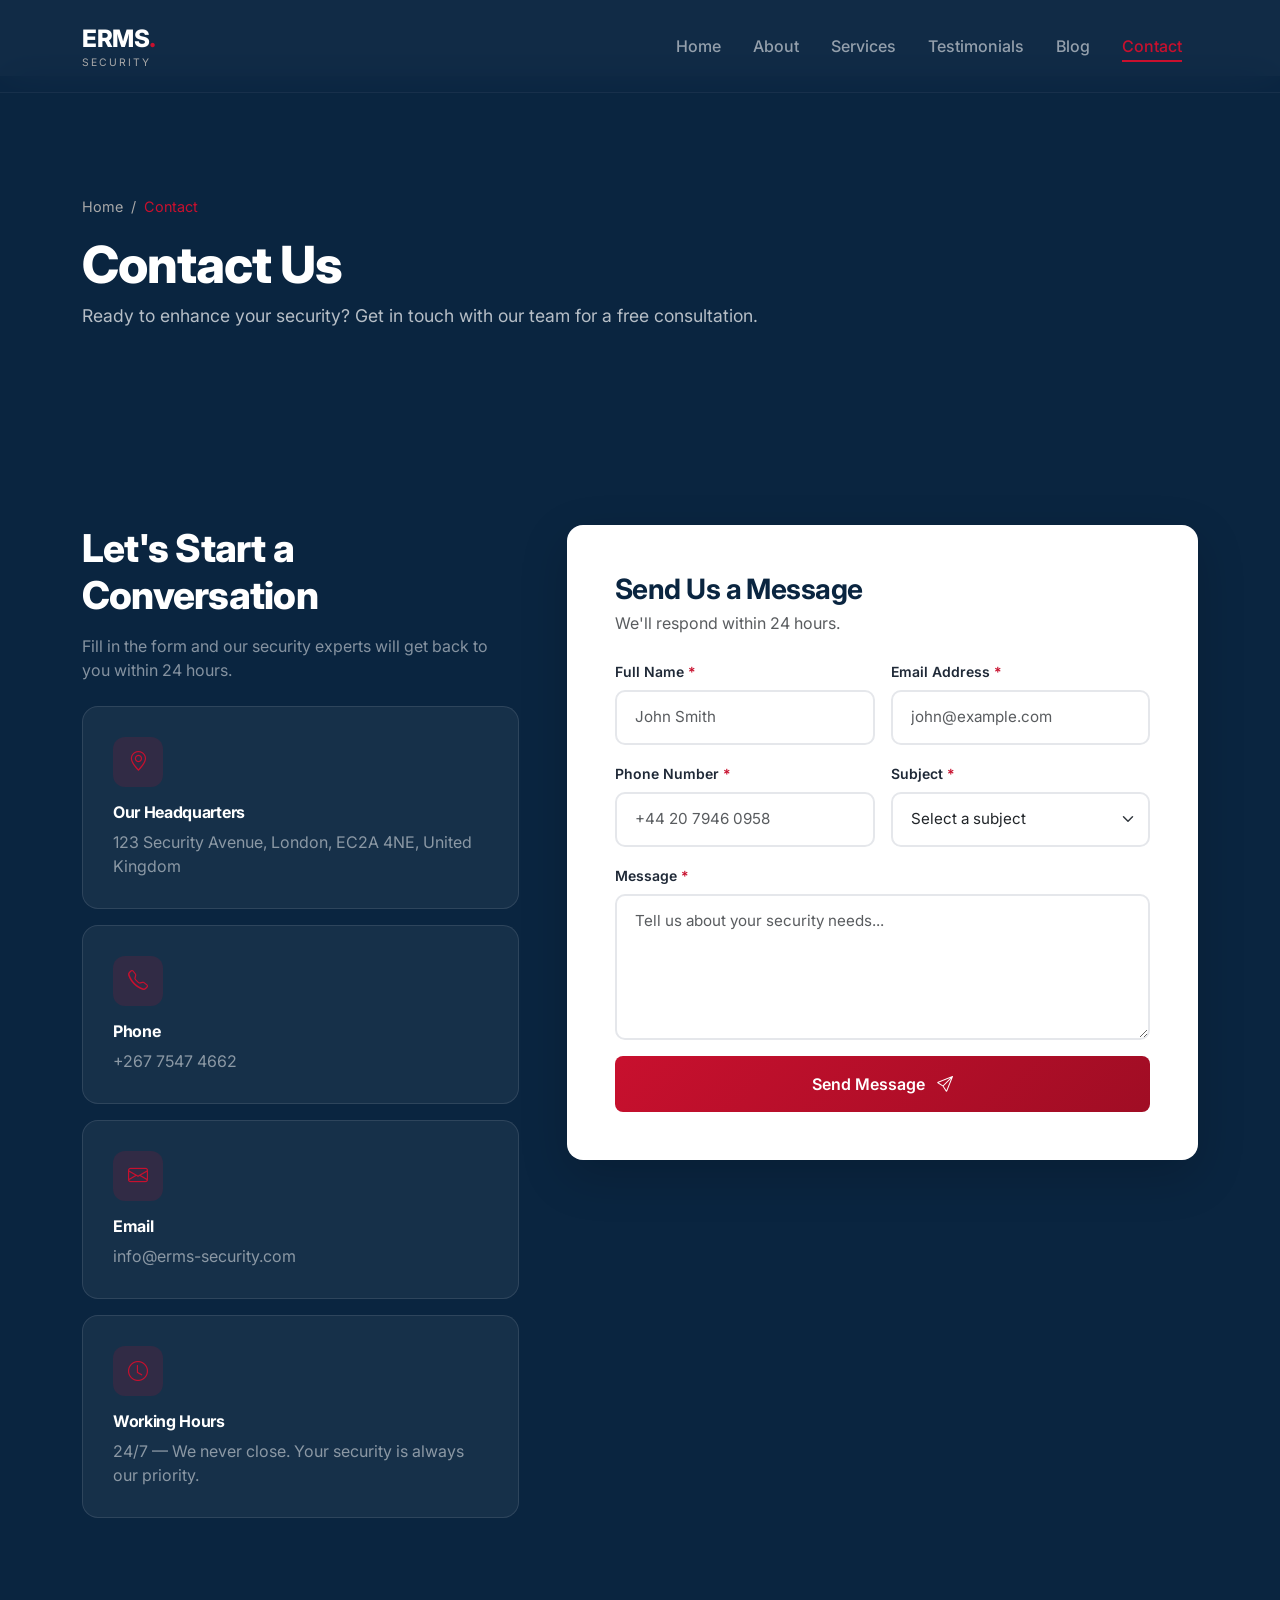
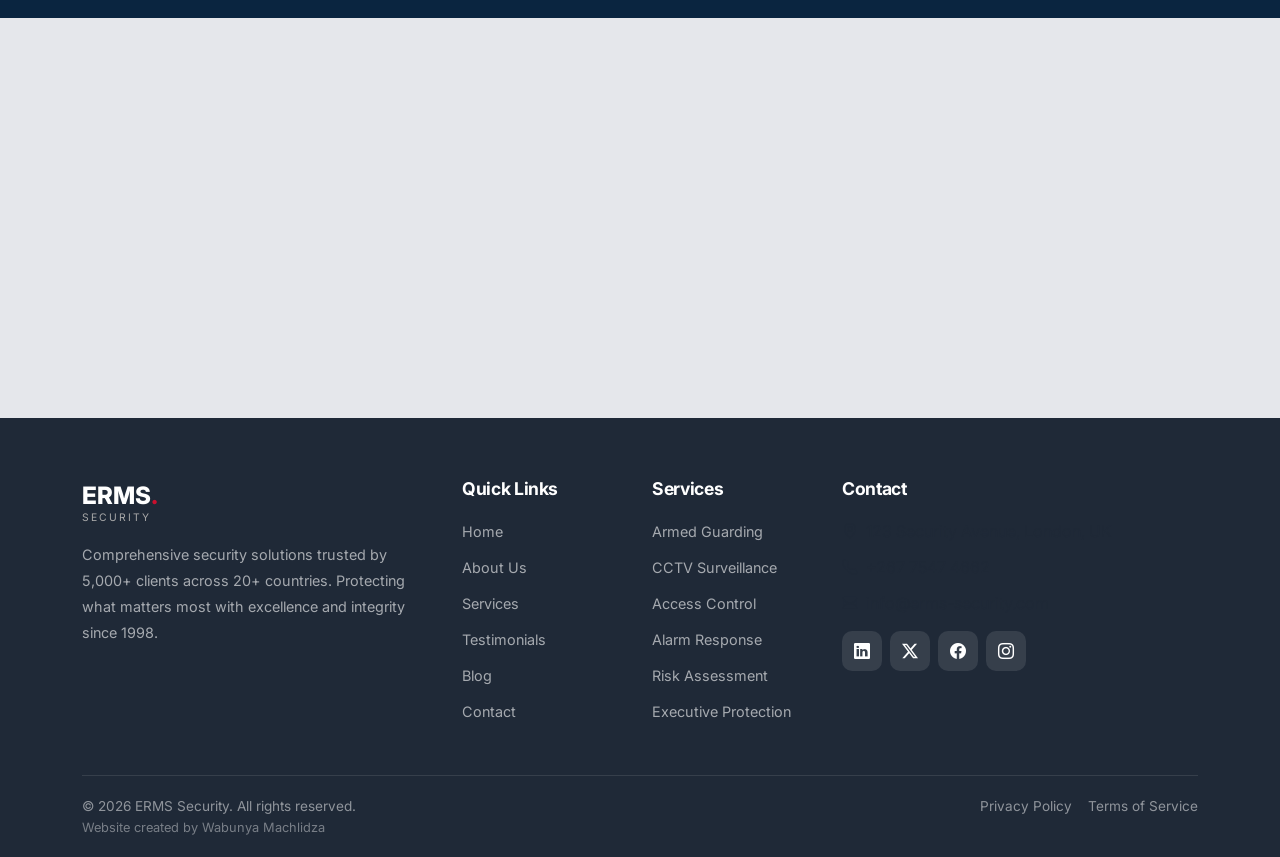
<file: contact.html>
<!DOCTYPE html>
<html lang="en">
<head>
    <meta charset="UTF-8">
    <meta name="viewport" content="width=device-width, initial-scale=1.0">
    <title>Contact Us — ERMS Security</title>
    <meta name="description" content="Get in touch with ERMS Security for a free consultation. Contact our team for security solutions tailored to your needs.">
    <link href="https://cdn.jsdelivr.net/npm/bootstrap@5.3.2/dist/css/bootstrap.min.css" rel="stylesheet">
    <link href="https://cdn.jsdelivr.net/npm/bootstrap-icons@1.11.3/font/bootstrap-icons.css" rel="stylesheet">
    <link href="https://fonts.googleapis.com/css2?family=Inter:wght@400;500;600;700;800;900&display=swap" rel="stylesheet">
    <link href="css/style.css" rel="stylesheet">
</head>
<body>

<div id="preloader" class="preloader"><div class="preloader-spinner"></div></div>

<nav class="navbar navbar-expand-lg navbar-dark fixed-top">
    <div class="container">
        <a class="navbar-brand" href="index.html">ERMS<span>.</span><small>SECURITY</small></a>
        <button class="navbar-toggler" type="button" data-bs-toggle="collapse" data-bs-target="#navbarNav"><span class="navbar-toggler-icon"></span></button>
        <div class="collapse navbar-collapse" id="navbarNav">
            <ul class="navbar-nav ms-auto">
                <li class="nav-item"><a class="nav-link" href="index.html">Home</a></li>
                <li class="nav-item"><a class="nav-link" href="about.html">About</a></li>
                <li class="nav-item"><a class="nav-link" href="services.html">Services</a></li>
                <li class="nav-item"><a class="nav-link" href="testimonials.html">Testimonials</a></li>
                <li class="nav-item"><a class="nav-link" href="blog.html">Blog</a></li>
                <li class="nav-item"><a class="nav-link active" href="contact.html">Contact</a></li>
            </ul>
        </div>
    </div>
</nav>

<section class="page-header">
    <div class="container">
        <div class="breadcrumb-nav"><a href="index.html">Home</a><span class="sep">/</span><span>Contact</span></div>
        <h1>Contact Us</h1>
        <p>Ready to enhance your security? Get in touch with our team for a free consultation.</p>
    </div>
</section>

<section class="contact-section section-padding">
    <div class="container">
        <div class="row g-5">
            <div class="col-lg-5">
                <h2 class="section-title text-white">Let's Start a Conversation</h2>
                <p class="text-white-50 mb-4">Fill in the form and our security experts will get back to you within 24 hours.</p>
                <div class="contact-info-card mb-3">
                    <div class="contact-info-icon"><i class="bi bi-geo-alt"></i></div>
                    <h6 class="text-white fw-bold">Our Headquarters</h6>
                    <p class="text-white-50 mb-0">123 Security Avenue, London, EC2A 4NE, United Kingdom</p>
                </div>
                <div class="contact-info-card mb-3">
                    <div class="contact-info-icon"><i class="bi bi-telephone"></i></div>
                    <h6 class="text-white fw-bold">Phone</h6>
                    <p class="text-white-50 mb-0">+267 7547 4662</p>
                </div>
                <div class="contact-info-card mb-3">
                    <div class="contact-info-icon"><i class="bi bi-envelope"></i></div>
                    <h6 class="text-white fw-bold">Email</h6>
                    <p class="text-white-50 mb-0">info@erms-security.com</p>
                </div>
                <div class="contact-info-card">
                    <div class="contact-info-icon"><i class="bi bi-clock"></i></div>
                    <h6 class="text-white fw-bold">Working Hours</h6>
                    <p class="text-white-50 mb-0">24/7 — We never close. Your security is always our priority.</p>
                </div>
            </div>
            <div class="col-lg-7">
                <div class="bg-white p-5 rounded-4 shadow-lg">
                    <h3 class="fw-bold mb-1" style="color:var(--navy);">Send Us a Message</h3>
                    <p class="text-muted mb-4">We'll respond within 24 hours.</p>
                    <form id="contactForm" novalidate>
                        <div class="row g-3">
                            <div class="col-md-6">
                                <label class="form-label fw-semibold small">Full Name <span class="text-red">*</span></label>
                                <input type="text" class="form-control" id="name" placeholder="John Smith" required>
                                <div class="error-message" id="nameError"></div>
                            </div>
                            <div class="col-md-6">
                                <label class="form-label fw-semibold small">Email Address <span class="text-red">*</span></label>
                                <input type="email" class="form-control" id="email" placeholder="john@example.com" required>
                                <div class="error-message" id="emailError"></div>
                            </div>
                            <div class="col-md-6">
                                <label class="form-label fw-semibold small">Phone Number <span class="text-red">*</span></label>
                                <input type="tel" class="form-control" id="phone" placeholder="+44 20 7946 0958" required>
                                <div class="error-message" id="phoneError"></div>
                            </div>
                            <div class="col-md-6">
                                <label class="form-label fw-semibold small">Subject <span class="text-red">*</span></label>
                                <select class="form-select" id="subject" required>
                                    <option value="">Select a subject</option>
                                    <option value="general">General Inquiry</option>
                                    <option value="guarding">Armed Guarding</option>
                                    <option value="cctv">CCTV Surveillance</option>
                                    <option value="access">Access Control</option>
                                    <option value="alarm">Alarm Response</option>
                                    <option value="risk">Risk Assessment</option>
                                    <option value="executive">Executive Protection</option>
                                    <option value="partnership">Partnership Opportunity</option>
                                </select>
                                <div class="error-message" id="subjectError"></div>
                            </div>
                            <div class="col-12">
                                <label class="form-label fw-semibold small">Message <span class="text-red">*</span></label>
                                <textarea class="form-control" id="message" rows="5" placeholder="Tell us about your security needs..." required></textarea>
                                <div class="error-message" id="messageError"></div>
                            </div>
                            <div class="col-12">
                                <button type="submit" class="btn btn-brand w-100 py-3">Send Message <i class="bi bi-send ms-2"></i></button>
                            </div>
                        </div>
                    </form>
                </div>
            </div>
        </div>
    </div>
</section>

<div class="container-fluid px-0">
    <div style="height: 400px; background: var(--light-grey);">
        <iframe src="https://www.google.com/maps/embed?pb=!1m18!1m12!1m3!1d2482.707281373668!2d-0.0752049!3d51.5204867!2m3!1f0!2f0!3f0!3m2!1i1024!2i768!4f13.1!3m3!1m2!1s0x48761ca6f2b71f9b%3A0x1b6d0c5efb1d8c8!2sLondon%20EC2A%204NE%2C%20UK!5e0!3m2!1sen!2s!4v1!4m5!3m4!1s0x48761ca6f2b71f9b%3A0x1b6d0c5efb1d8c8!8m2!3d51.5204867!4d-0.0752049" width="100%" height="100%" style="border:0;" allowfullscreen="" loading="lazy"></iframe>
    </div>
</div>

<footer class="footer">
    <div class="container">
        <div class="row g-4">
            <div class="col-lg-4"><a href="index.html" class="footer-brand">ERMS<span>.</span><br><small style="font-size:0.65rem;font-weight:400;letter-spacing:2px;color:var(--silver);display:block;margin-top:-4px;">SECURITY</small></a><p class="footer-text mt-3">Comprehensive security solutions trusted by 5,000+ clients across 20+ countries. Protecting what matters most with excellence and integrity since 1998.</p></div>
            <div class="col-lg-2 col-md-4"><h6 class="footer-heading">Quick Links</h6><ul class="footer-links"><li><a href="index.html">Home</a></li><li><a href="about.html">About Us</a></li><li><a href="services.html">Services</a></li><li><a href="testimonials.html">Testimonials</a></li><li><a href="blog.html">Blog</a></li><li><a href="contact.html">Contact</a></li></ul></div>
            <div class="col-lg-2 col-md-4"><h6 class="footer-heading">Services</h6><ul class="footer-links"><li><a href="services.html">Armed Guarding</a></li><li><a href="services.html">CCTV Surveillance</a></li><li><a href="services.html">Access Control</a></li><li><a href="services.html">Alarm Response</a></li><li><a href="services.html">Risk Assessment</a></li><li><a href="services.html">Executive Protection</a></li></ul></div>
            <div class="col-lg-4 col-md-4"><h6 class="footer-heading">Contact</h6><ul class="footer-links"><li><i class="bi bi-geo-alt me-2"></i>123 Security Avenue, London, UK</li><li><i class="bi bi-telephone me-2"></i>+267 7547 4662</li><li><i class="bi bi-envelope me-2"></i>info@erms-security.com</li></ul><div class="mt-3"><a href="#" class="social-icon"><i class="bi bi-linkedin"></i></a><a href="#" class="social-icon"><i class="bi bi-twitter-x"></i></a><a href="#" class="social-icon"><i class="bi bi-facebook"></i></a><a href="#" class="social-icon"><i class="bi bi-instagram"></i></a></div></div>
        </div>
        <div class="footer-bottom"><div class="row"><div class="col-md-6"><p>&copy; 2026 ERMS Security. All rights reserved.<br><small style="color:rgba(255,255,255,0.4);font-size:0.8rem;">Website created by Wabunya Machlidza</small></p></div><div class="col-md-6 text-md-end"><p><a href="#" class="text-white-50 text-decoration-none me-3">Privacy Policy</a><a href="#" class="text-white-50 text-decoration-none">Terms of Service</a></p></div></div></div>
    </div>
</footer>

<div id="toastContainer" class="toast-container"></div>
<button id="backToTop" class="back-to-top"><i class="bi bi-chevron-up"></i></button>

<script src="https://cdn.jsdelivr.net/npm/bootstrap@5.3.2/dist/js/bootstrap.bundle.min.js"></script>
<script src="js/validation.js"></script>
</body>
</html>
</file>
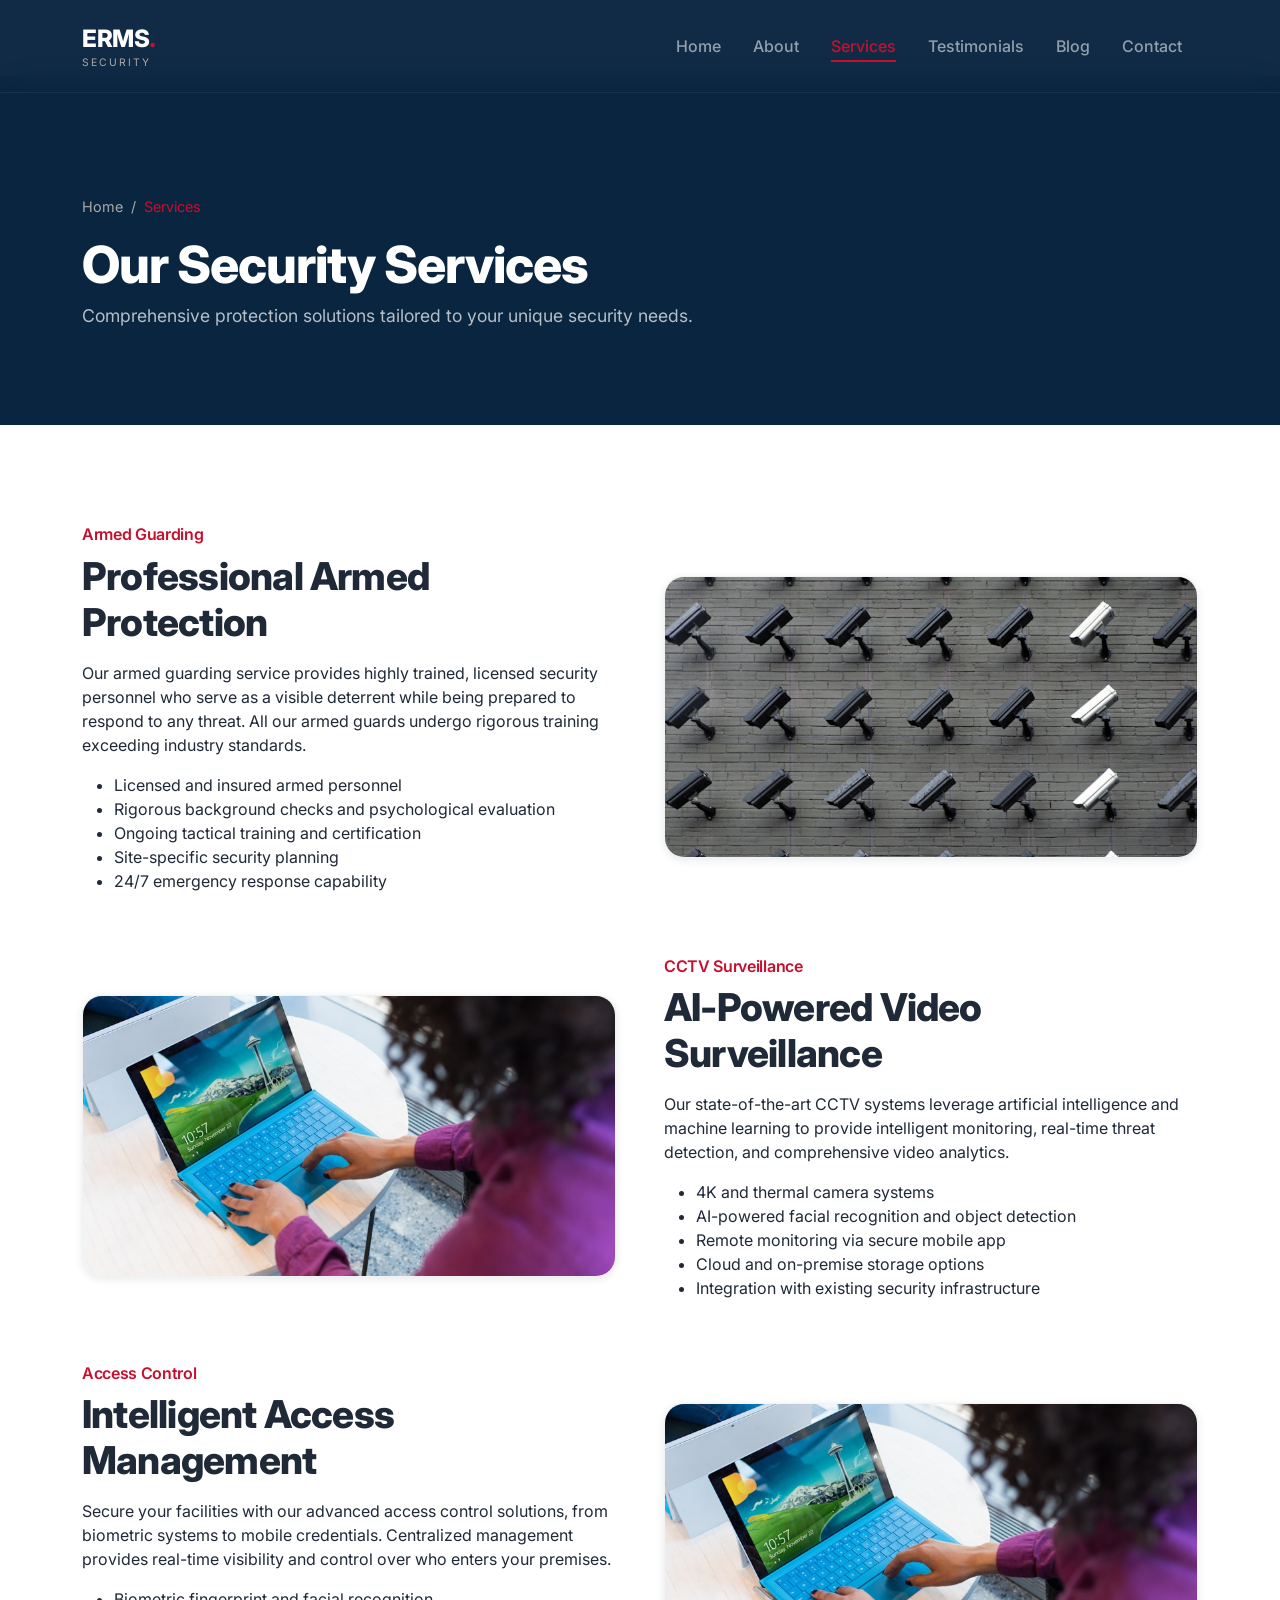
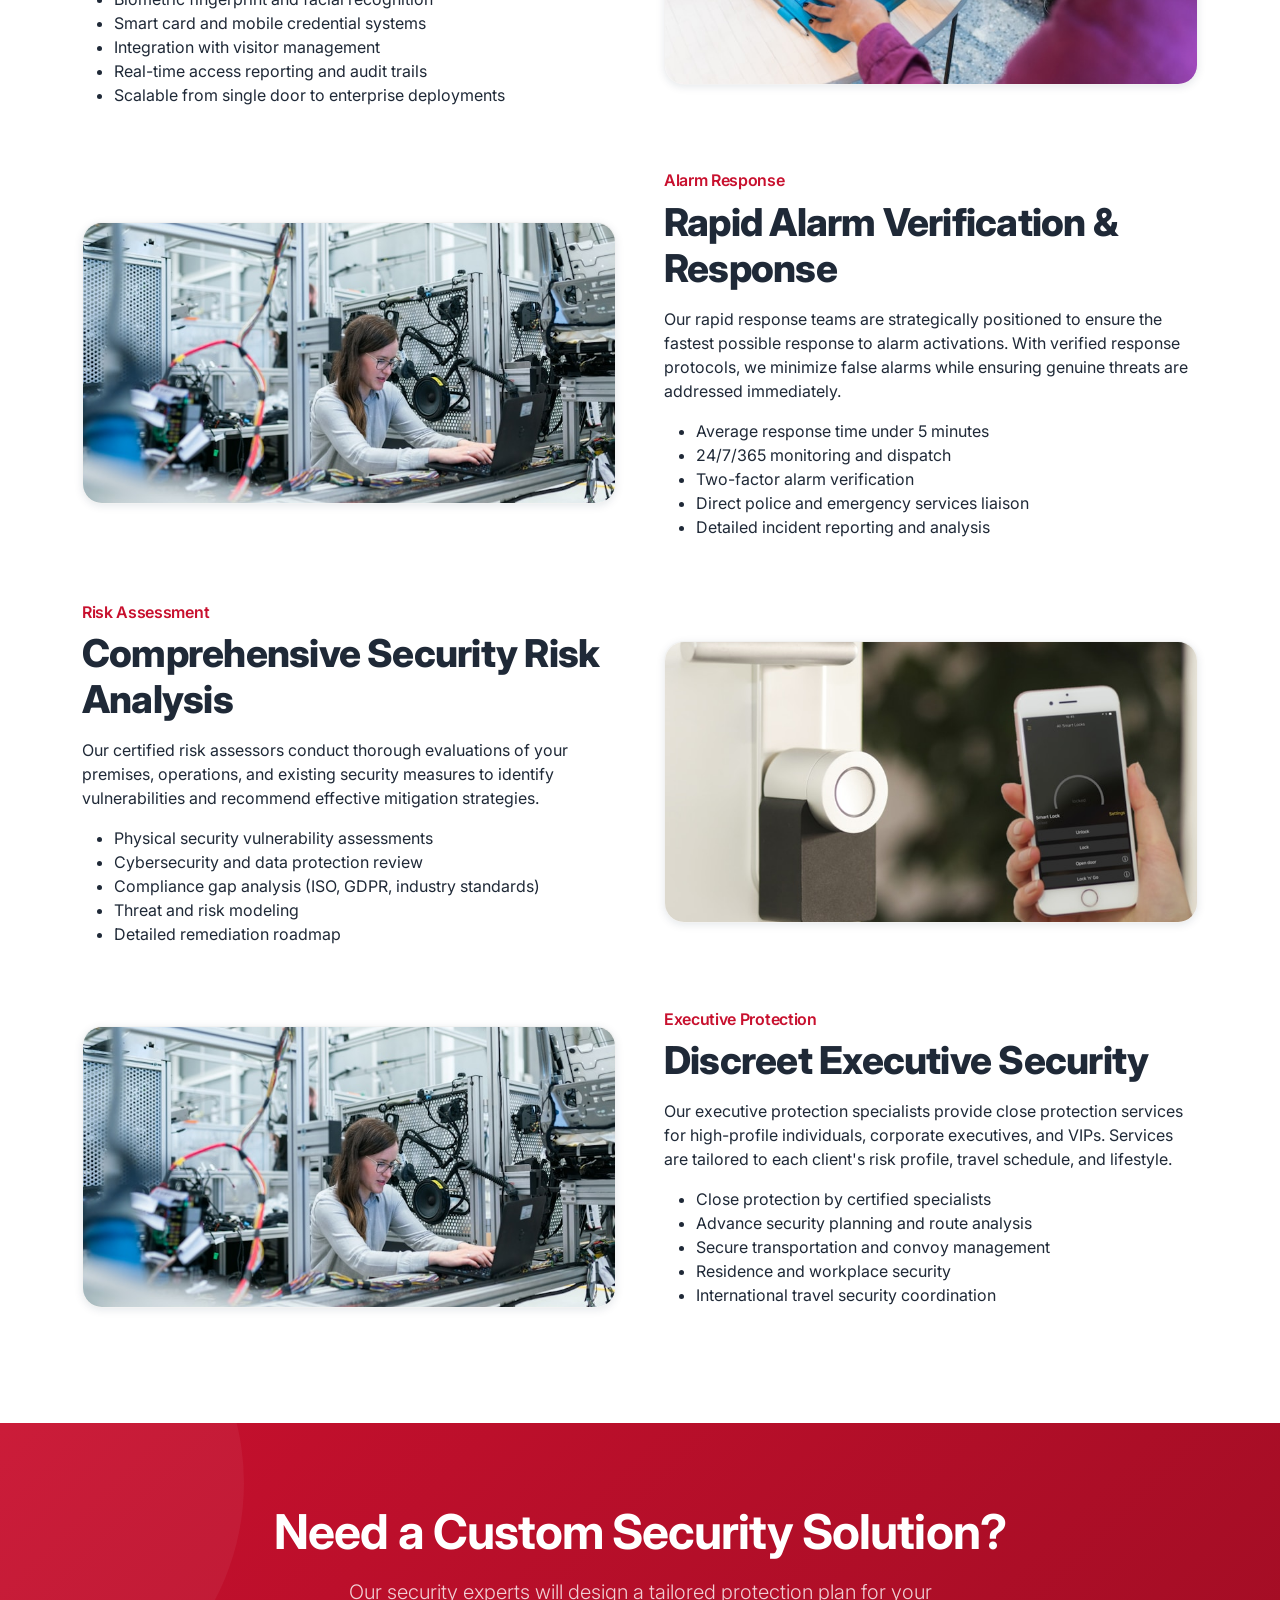
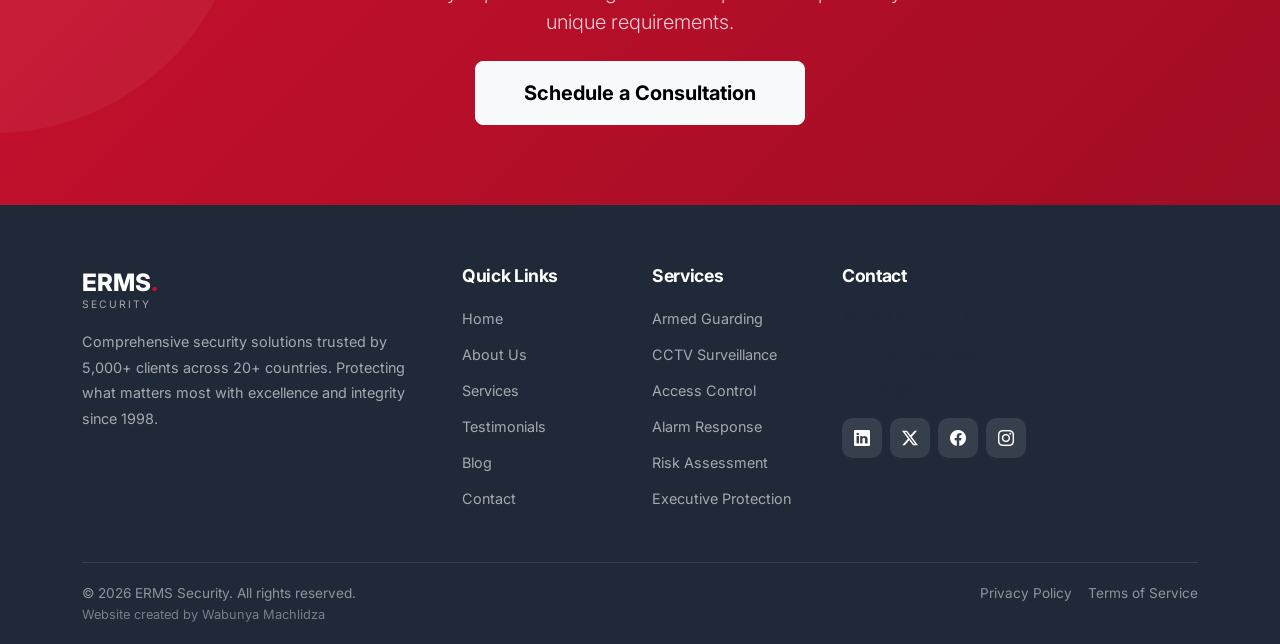
<file: services.html>
<!DOCTYPE html>
<html lang="en">
<head>
    <meta charset="UTF-8">
    <meta name="viewport" content="width=device-width, initial-scale=1.0">
    <title>Our Services — ERMS Security</title>
    <meta name="description" content="Comprehensive security services including armed guarding, CCTV surveillance, access control, alarm response, risk assessment, and executive protection.">
    <link href="https://cdn.jsdelivr.net/npm/bootstrap@5.3.2/dist/css/bootstrap.min.css" rel="stylesheet">
    <link href="https://cdn.jsdelivr.net/npm/bootstrap-icons@1.11.3/font/bootstrap-icons.css" rel="stylesheet">
    <link href="https://fonts.googleapis.com/css2?family=Inter:wght@400;500;600;700;800;900&display=swap" rel="stylesheet">
    <link href="css/style.css" rel="stylesheet">
</head>
<body>

<div id="preloader" class="preloader"><div class="preloader-spinner"></div></div>

<nav class="navbar navbar-expand-lg navbar-dark fixed-top">
    <div class="container">
        <a class="navbar-brand" href="index.html">ERMS<span>.</span><small>SECURITY</small></a>
        <button class="navbar-toggler" type="button" data-bs-toggle="collapse" data-bs-target="#navbarNav"><span class="navbar-toggler-icon"></span></button>
        <div class="collapse navbar-collapse" id="navbarNav">
            <ul class="navbar-nav ms-auto">
                <li class="nav-item"><a class="nav-link" href="index.html">Home</a></li>
                <li class="nav-item"><a class="nav-link" href="about.html">About</a></li>
                <li class="nav-item"><a class="nav-link active" href="services.html">Services</a></li>
                <li class="nav-item"><a class="nav-link" href="testimonials.html">Testimonials</a></li>
                <li class="nav-item"><a class="nav-link" href="blog.html">Blog</a></li>
                <li class="nav-item"><a class="nav-link" href="contact.html">Contact</a></li>
            </ul>
        </div>
    </div>
</nav>

<section class="page-header">
    <div class="container">
        <div class="breadcrumb-nav"><a href="index.html">Home</a><span class="sep">/</span><span>Services</span></div>
        <h1>Our Security Services</h1>
        <p>Comprehensive protection solutions tailored to your unique security needs.</p>
    </div>
</section>

<section class="section-padding">
    <div class="container">
        <div class="row g-5 align-items-center mb-5">
            <div class="col-lg-6">
                <h6 class="text-red fw-semibold mb-2">Armed Guarding</h6>
                <h2 class="section-title">Professional Armed Protection</h2>
                <p>Our armed guarding service provides highly trained, licensed security personnel who serve as a visible deterrent while being prepared to respond to any threat. All our armed guards undergo rigorous training exceeding industry standards.</p>
                <ul class="feature-list">
                    <li>Licensed and insured armed personnel</li>
                    <li>Rigorous background checks and psychological evaluation</li>
                    <li>Ongoing tactical training and certification</li>
                    <li>Site-specific security planning</li>
                    <li>24/7 emergency response capability</li>
                </ul>
            </div>
            <div class="col-lg-6">
                <div class="service-detail-card"><img src="img/security-guard.jpg" alt="Armed Guarding"></div>
            </div>
        </div>
        <div class="row g-5 align-items-center mb-5 flex-lg-row-reverse">
            <div class="col-lg-6">
                <h6 class="text-red fw-semibold mb-2">CCTV Surveillance</h6>
                <h2 class="section-title">AI-Powered Video Surveillance</h2>
                <p>Our state-of-the-art CCTV systems leverage artificial intelligence and machine learning to provide intelligent monitoring, real-time threat detection, and comprehensive video analytics.</p>
                <ul class="feature-list">
                    <li>4K and thermal camera systems</li>
                    <li>AI-powered facial recognition and object detection</li>
                    <li>Remote monitoring via secure mobile app</li>
                    <li>Cloud and on-premise storage options</li>
                    <li>Integration with existing security infrastructure</li>
                </ul>
            </div>
            <div class="col-lg-6">
                <div class="service-detail-card"><img src="img/cctv-camera.jpg" alt="CCTV Surveillance"></div>
            </div>
        </div>
        <div class="row g-5 align-items-center mb-5">
            <div class="col-lg-6">
                <h6 class="text-red fw-semibold mb-2">Access Control</h6>
                <h2 class="section-title">Intelligent Access Management</h2>
                <p>Secure your facilities with our advanced access control solutions, from biometric systems to mobile credentials. Centralized management provides real-time visibility and control over who enters your premises.</p>
                <ul class="feature-list">
                    <li>Biometric fingerprint and facial recognition</li>
                    <li>Smart card and mobile credential systems</li>
                    <li>Integration with visitor management</li>
                    <li>Real-time access reporting and audit trails</li>
                    <li>Scalable from single door to enterprise deployments</li>
                </ul>
            </div>
            <div class="col-lg-6">
                <div class="service-detail-card"><img src="img/access-control.jpg" alt="Access Control"></div>
            </div>
        </div>
        <div class="row g-5 align-items-center mb-5 flex-lg-row-reverse">
            <div class="col-lg-6">
                <h6 class="text-red fw-semibold mb-2">Alarm Response</h6>
                <h2 class="section-title">Rapid Alarm Verification & Response</h2>
                <p>Our rapid response teams are strategically positioned to ensure the fastest possible response to alarm activations. With verified response protocols, we minimize false alarms while ensuring genuine threats are addressed immediately.</p>
                <ul class="feature-list">
                    <li>Average response time under 5 minutes</li>
                    <li>24/7/365 monitoring and dispatch</li>
                    <li>Two-factor alarm verification</li>
                    <li>Direct police and emergency services liaison</li>
                    <li>Detailed incident reporting and analysis</li>
                </ul>
            </div>
            <div class="col-lg-6">
                <div class="service-detail-card"><img src="img/monitoring.jpg" alt="Alarm Response"></div>
            </div>
        </div>
        <div class="row g-5 align-items-center mb-5">
            <div class="col-lg-6">
                <h6 class="text-red fw-semibold mb-2">Risk Assessment</h6>
                <h2 class="section-title">Comprehensive Security Risk Analysis</h2>
                <p>Our certified risk assessors conduct thorough evaluations of your premises, operations, and existing security measures to identify vulnerabilities and recommend effective mitigation strategies.</p>
                <ul class="feature-list">
                    <li>Physical security vulnerability assessments</li>
                    <li>Cybersecurity and data protection review</li>
                    <li>Compliance gap analysis (ISO, GDPR, industry standards)</li>
                    <li>Threat and risk modeling</li>
                    <li>Detailed remediation roadmap</li>
                </ul>
            </div>
            <div class="col-lg-6">
                <div class="service-detail-card"><img src="img/security-team.jpg" alt="Risk Assessment"></div>
            </div>
        </div>
        <div class="row g-5 align-items-center flex-lg-row-reverse">
            <div class="col-lg-6">
                <h6 class="text-red fw-semibold mb-2">Executive Protection</h6>
                <h2 class="section-title">Discreet Executive Security</h2>
                <p>Our executive protection specialists provide close protection services for high-profile individuals, corporate executives, and VIPs. Services are tailored to each client's risk profile, travel schedule, and lifestyle.</p>
                <ul class="feature-list">
                    <li>Close protection by certified specialists</li>
                    <li>Advance security planning and route analysis</li>
                    <li>Secure transportation and convoy management</li>
                    <li>Residence and workplace security</li>
                    <li>International travel security coordination</li>
                </ul>
            </div>
            <div class="col-lg-6">
                <div class="service-detail-card"><img src="img/security-guard-2.jpg" alt="Executive Protection"></div>
            </div>
        </div>
    </div>
</section>

<section class="cta-section text-center">
    <div class="container">
        <h2 class="display-5 fw-bold mb-3">Need a Custom Security Solution?</h2>
        <p class="lead mb-4 mx-auto" style="max-width: 600px;">Our security experts will design a tailored protection plan for your unique requirements.</p>
        <a href="contact.html" class="btn btn-light btn-lg px-5 py-3 fw-bold">Schedule a Consultation</a>
    </div>
</section>

<footer class="footer">
    <div class="container">
        <div class="row g-4">
            <div class="col-lg-4"><a href="index.html" class="footer-brand">ERMS<span>.</span><br><small style="font-size:0.65rem;font-weight:400;letter-spacing:2px;color:var(--silver);display:block;margin-top:-4px;">SECURITY</small></a><p class="footer-text mt-3">Comprehensive security solutions trusted by 5,000+ clients across 20+ countries. Protecting what matters most with excellence and integrity since 1998.</p></div>
            <div class="col-lg-2 col-md-4"><h6 class="footer-heading">Quick Links</h6><ul class="footer-links"><li><a href="index.html">Home</a></li><li><a href="about.html">About Us</a></li><li><a href="services.html">Services</a></li><li><a href="testimonials.html">Testimonials</a></li><li><a href="blog.html">Blog</a></li><li><a href="contact.html">Contact</a></li></ul></div>
            <div class="col-lg-2 col-md-4"><h6 class="footer-heading">Services</h6><ul class="footer-links"><li><a href="services.html">Armed Guarding</a></li><li><a href="services.html">CCTV Surveillance</a></li><li><a href="services.html">Access Control</a></li><li><a href="services.html">Alarm Response</a></li><li><a href="services.html">Risk Assessment</a></li><li><a href="services.html">Executive Protection</a></li></ul></div>
            <div class="col-lg-4 col-md-4"><h6 class="footer-heading">Contact</h6><ul class="footer-links"><li><i class="bi bi-geo-alt me-2"></i>123 Security Avenue, London, UK</li><li><i class="bi bi-telephone me-2"></i>+267 7547 4662</li><li><i class="bi bi-envelope me-2"></i>info@erms-security.com</li></ul><div class="mt-3"><a href="#" class="social-icon"><i class="bi bi-linkedin"></i></a><a href="#" class="social-icon"><i class="bi bi-twitter-x"></i></a><a href="#" class="social-icon"><i class="bi bi-facebook"></i></a><a href="#" class="social-icon"><i class="bi bi-instagram"></i></a></div></div>
        </div>
        <div class="footer-bottom"><div class="row"><div class="col-md-6"><p>&copy; 2026 ERMS Security. All rights reserved.<br><small style="color:rgba(255,255,255,0.4);font-size:0.8rem;">Website created by Wabunya Machlidza</small></p></div><div class="col-md-6 text-md-end"><p><a href="#" class="text-white-50 text-decoration-none me-3">Privacy Policy</a><a href="#" class="text-white-50 text-decoration-none">Terms of Service</a></p></div></div></div>
    </div>
</footer>

<div id="toastContainer" class="toast-container"></div>
<button id="backToTop" class="back-to-top"><i class="bi bi-chevron-up"></i></button>

<script src="https://cdn.jsdelivr.net/npm/bootstrap@5.3.2/dist/js/bootstrap.bundle.min.js"></script>
<script src="js/validation.js"></script>
</body>
</html>
</file>
<file: css/style.css>
:root {
    --navy: #0A2540;
    --red: #C8102E;
    --charcoal: #1F2937;
    --light-grey: #E5E7EB;
    --white: #FFFFFF;
    --silver: #A8A8A8;
    --navy-dark: #061525;
    --red-dark: #A00D24;
    --gradient-navy: linear-gradient(135deg, #0A2540, #1F2937);
    --gradient-red: linear-gradient(135deg, #C8102E, #A00D24);
    --shadow-sm: 0 2px 8px rgba(10,37,64,0.1);
    --shadow-md: 0 4px 20px rgba(10,37,64,0.15);
    --shadow-lg: 0 8px 40px rgba(10,37,64,0.2);
    --transition: all 0.3s cubic-bezier(0.4, 0, 0.2, 1);
}

html {
    scroll-behavior: smooth;
}

body {
    font-family: 'Inter', -apple-system, BlinkMacSystemFont, 'Segoe UI', Roboto, sans-serif;
    color: var(--charcoal);
    overflow-x: hidden;
    padding-top: 76px;
}

h1, h2, h3, h4, h5, h6 {
    font-family: 'Inter', sans-serif;
    font-weight: 700;
    letter-spacing: -0.02em;
}

.text-navy { color: var(--navy) !important; }
.text-red { color: var(--red) !important; }
.bg-navy { background-color: var(--navy) !important; }
.bg-red { background-color: var(--red) !important; }
.bg-light-grey { background-color: var(--light-grey) !important; }
.bg-charcoal { background-color: var(--charcoal) !important; }

.btn-brand {
    background: var(--gradient-red);
    color: var(--white);
    border: none;
    padding: 12px 32px;
    font-weight: 600;
    border-radius: 8px;
    transition: var(--transition);
    position: relative;
    overflow: hidden;
}

.btn-brand:hover, .btn-brand:focus {
    transform: translateY(-2px);
    box-shadow: 0 8px 25px rgba(200, 16, 46, 0.3);
    color: var(--white);
}

.btn-outline-brand {
    background: transparent;
    color: var(--white);
    border: 2px solid var(--white);
    padding: 10px 30px;
    font-weight: 600;
    border-radius: 8px;
    transition: var(--transition);
}

.btn-outline-brand:hover {
    background: var(--white);
    color: var(--navy);
    transform: translateY(-2px);
}

.btn-navy {
    background: var(--gradient-navy);
    color: var(--white);
    border: none;
    padding: 12px 32px;
    font-weight: 600;
    border-radius: 8px;
    transition: var(--transition);
}

.btn-navy:hover {
    transform: translateY(-2px);
    box-shadow: 0 8px 25px rgba(10, 37, 64, 0.3);
    color: var(--white);
}

.navbar {
    background: rgba(10, 37, 64, 0.97);
    backdrop-filter: blur(20px);
    padding: 16px 0;
    transition: var(--transition);
    border-bottom: 1px solid rgba(255,255,255,0.05);
}

.navbar.scrolled {
    padding: 10px 0;
    background: rgba(10, 37, 64, 0.99);
    box-shadow: 0 4px 30px rgba(0,0,0,0.2);
}

.navbar-brand {
    font-weight: 800;
    font-size: 1.5rem;
    letter-spacing: -0.5px;
}

.navbar-brand span { color: var(--red); }

.navbar-brand small {
    font-size: 0.65rem;
    font-weight: 400;
    letter-spacing: 2px;
    color: var(--silver);
    display: block;
    margin-top: -2px;
}

.nav-link {
    font-weight: 500;
    padding: 8px 16px !important;
    border-radius: 6px;
    transition: var(--transition);
    position: relative;
}

.nav-link::after {
    content: '';
    position: absolute;
    bottom: 4px;
    left: 16px;
    right: 16px;
    height: 2px;
    background: var(--red);
    transform: scaleX(0);
    transition: transform 0.3s ease;
}

.nav-link:hover::after,
.nav-link.active::after {
    transform: scaleX(1);
}

.nav-link:hover, .nav-link.active {
    color: var(--red) !important;
}

.hero-section {
    position: relative;
    min-height: 90vh;
    display: flex;
    align-items: center;
    background: var(--navy);
    overflow: hidden;
}

.hero-section::before {
    content: '';
    position: absolute;
    inset: 0;
    background: url('../img/hero-banner.jpg') center/cover no-repeat;
    opacity: 0.3;
    z-index: 0;
}

.hero-section::after {
    content: '';
    position: absolute;
    inset: 0;
    background: linear-gradient(135deg, rgba(10,37,64,0.95) 0%, rgba(10,37,64,0.7) 50%, rgba(10,37,64,0.9) 100%);
    z-index: 1;
}

.hero-section .container {
    position: relative;
    z-index: 2;
}

.hero-badge {
    display: inline-block;
    background: rgba(200,16,46,0.15);
    color: var(--red);
    padding: 6px 20px;
    border-radius: 50px;
    font-size: 0.85rem;
    font-weight: 600;
    border: 1px solid rgba(200,16,46,0.3);
    margin-bottom: 20px;
}

.hero-title {
    font-size: clamp(2.5rem, 5vw, 4.5rem);
    font-weight: 800;
    line-height: 1.1;
    color: var(--white);
    margin-bottom: 20px;
}

.hero-title span { color: var(--red); }

.hero-subtitle {
    font-size: clamp(1rem, 1.5vw, 1.25rem);
    color: rgba(255,255,255,0.7);
    line-height: 1.8;
    margin-bottom: 32px;
}

.hero-stats {
    display: flex;
    gap: 40px;
    margin-top: 40px;
    padding-top: 30px;
    border-top: 1px solid rgba(255,255,255,0.1);
}

.hero-stat h3 {
    font-size: 2rem;
    color: var(--white);
    margin-bottom: 0;
}

.hero-stat p {
    color: var(--silver);
    font-size: 0.85rem;
    margin-bottom: 0;
}

.section-padding {
    padding: 100px 0;
}

.section-title {
    font-size: clamp(1.75rem, 3vw, 2.5rem);
    font-weight: 800;
    margin-bottom: 16px;
}

.section-subtitle {
    color: #6B7280;
    font-size: 1.1rem;
    max-width: 600px;
    margin: 0 auto 50px;
}

.service-card {
    background: var(--white);
    border-radius: 16px;
    padding: 40px 30px;
    text-align: center;
    transition: var(--transition);
    border: 1px solid rgba(0,0,0,0.05);
    position: relative;
    overflow: hidden;
    height: 100%;
}

.service-card::before {
    content: '';
    position: absolute;
    top: 0;
    left: 0;
    right: 0;
    height: 4px;
    background: var(--gradient-red);
    transform: scaleX(0);
    transition: transform 0.5s ease;
}

.service-card:hover {
    transform: translateY(-10px);
    box-shadow: var(--shadow-lg);
    border-color: transparent;
}

.service-card:hover::before {
    transform: scaleX(1);
}

.service-icon {
    width: 80px;
    height: 80px;
    margin: 0 auto 24px;
    background: rgba(200,16,46,0.08);
    border-radius: 20px;
    display: flex;
    align-items: center;
    justify-content: center;
    transition: var(--transition);
}

.service-card:hover .service-icon {
    background: var(--red);
    transform: scale(1.1);
}

.service-icon img {
    width: 40px;
    height: 40px;
    transition: var(--transition);
}

.service-card:hover .service-icon img {
    filter: brightness(0) invert(1);
}

.service-card h5 {
    font-weight: 700;
    margin-bottom: 12px;
    color: var(--navy);
}

.service-card p {
    color: #6B7280;
    font-size: 0.9rem;
    margin-bottom: 20px;
}

.service-link {
    color: var(--red);
    text-decoration: none;
    font-weight: 600;
    font-size: 0.9rem;
    display: inline-flex;
    align-items: center;
    gap: 8px;
    transition: var(--transition);
}

.service-link:hover {
    gap: 12px;
    color: var(--red-dark);
}

.about-image-wrapper {
    position: relative;
    border-radius: 20px;
    overflow: hidden;
}

.about-image-wrapper img {
    width: 100%;
    border-radius: 20px;
    transition: var(--transition);
}

.about-image-wrapper:hover img {
    transform: scale(1.03);
}

.about-experience {
    position: absolute;
    bottom: -20px;
    right: -20px;
    background: var(--red);
    color: var(--white);
    padding: 24px 32px;
    border-radius: 16px;
    text-align: center;
    box-shadow: var(--shadow-lg);
}

.about-experience h2 {
    font-size: 2.5rem;
    font-weight: 800;
    margin-bottom: 0;
    line-height: 1;
}

.about-experience p {
    margin-bottom: 0;
    font-size: 0.85rem;
    opacity: 0.9;
}

.about-list {
    list-style: none;
    padding: 0;
    margin: 24px 0;
}

.about-list li {
    padding: 10px 0;
    display: flex;
    align-items: center;
    gap: 12px;
    color: #4B5563;
}

.about-list li::before {
    content: '✓';
    color: var(--red);
    font-weight: 700;
    font-size: 1.2rem;
}

.testimonial-card {
    background: var(--white);
    border-radius: 16px;
    padding: 40px;
    border: 1px solid rgba(0,0,0,0.05);
    transition: var(--transition);
    height: 100%;
}

.testimonial-card:hover {
    transform: translateY(-5px);
    box-shadow: var(--shadow-md);
}

.testimonial-stars {
    color: #FBBF24;
    margin-bottom: 16px;
}

.testimonial-text {
    font-size: 1rem;
    line-height: 1.8;
    color: #4B5563;
    margin-bottom: 24px;
    font-style: italic;
}

.testimonial-author {
    display: flex;
    align-items: center;
    gap: 16px;
}

.testimonial-avatar {
    width: 50px;
    height: 50px;
    border-radius: 50%;
    object-fit: cover;
}

.testimonial-name {
    font-weight: 700;
    margin-bottom: 2px;
    color: var(--navy);
}

.testimonial-role {
    font-size: 0.85rem;
    color: var(--silver);
    margin-bottom: 0;
}

.contact-section {
    background: var(--navy);
    position: relative;
    overflow: hidden;
}

.contact-section::before {
    content: '';
    position: absolute;
    top: -50%;
    right: -20%;
    width: 600px;
    height: 600px;
    background: radial-gradient(circle, rgba(200,16,46,0.1) 0%, transparent 70%);
    border-radius: 50%;
}

.contact-info-card {
    background: rgba(255,255,255,0.05);
    border: 1px solid rgba(255,255,255,0.1);
    border-radius: 16px;
    padding: 30px;
    transition: var(--transition);
}

.contact-info-card:hover {
    background: rgba(255,255,255,0.08);
    transform: translateY(-5px);
}

.contact-info-icon {
    width: 50px;
    height: 50px;
    background: rgba(200,16,46,0.15);
    border-radius: 12px;
    display: flex;
    align-items: center;
    justify-content: center;
    margin-bottom: 16px;
}

.contact-info-icon i {
    font-size: 1.25rem;
    color: var(--red);
}

.form-control, .form-select {
    padding: 14px 18px;
    border-radius: 10px;
    border: 2px solid var(--light-grey);
    transition: var(--transition);
    font-size: 0.95rem;
}

.form-control:focus, .form-select:focus {
    border-color: var(--red);
    box-shadow: 0 0 0 4px rgba(200,16,46,0.1);
}

.form-control.error, .form-select.error {
    border-color: var(--red);
    background-color: rgba(200,16,46,0.02);
}

.form-control.success, .form-select.success {
    border-color: #10B981;
    background-color: rgba(16,185,129,0.02);
}

.error-message {
    color: var(--red);
    font-size: 0.8rem;
    margin-top: 6px;
    display: none;
}

.error-message.visible {
    display: block;
}

.footer {
    background: var(--charcoal);
    padding: 60px 0 0;
}

.footer-brand {
    font-size: 1.5rem;
    font-weight: 800;
    color: var(--white);
    text-decoration: none;
}

.footer-brand span { color: var(--red); }

.footer-text {
    color: rgba(255,255,255,0.6);
    font-size: 0.9rem;
    line-height: 1.8;
}

.footer-heading {
    color: var(--white);
    font-weight: 700;
    font-size: 1.1rem;
    margin-bottom: 20px;
}

.footer-links {
    list-style: none;
    padding: 0;
    margin: 0;
}

.footer-links li {
    margin-bottom: 12px;
}

.footer-links a {
    color: rgba(255,255,255,0.6);
    text-decoration: none;
    transition: var(--transition);
    font-size: 0.9rem;
}

.footer-links a:hover {
    color: var(--red);
    padding-left: 5px;
}

.footer-bottom {
    border-top: 1px solid rgba(255,255,255,0.1);
    padding: 20px 0;
    margin-top: 40px;
}

.footer-bottom p {
    color: rgba(255,255,255,0.5);
    font-size: 0.85rem;
    margin-bottom: 0;
}

.social-icon {
    width: 40px;
    height: 40px;
    background: rgba(255,255,255,0.1);
    border-radius: 10px;
    display: inline-flex;
    align-items: center;
    justify-content: center;
    color: var(--white);
    text-decoration: none;
    transition: var(--transition);
    margin-right: 8px;
}

.social-icon:hover {
    background: var(--red);
    color: var(--white);
    transform: translateY(-3px);
}

.page-header {
    background: var(--navy);
    padding: 120px 0 80px;
    position: relative;
    overflow: hidden;
}

.page-header::before {
    content: '';
    position: absolute;
    inset: 0;
    background: linear-gradient(135deg, rgba(10,37,64,0.97) 0%, rgba(10,37,64,0.85) 100%);
    z-index: 1;
}

.page-header .container {
    position: relative;
    z-index: 2;
}

.page-header h1 {
    font-size: clamp(2rem, 4vw, 3.5rem);
    font-weight: 800;
    color: var(--white);
}

.page-header p {
    color: rgba(255,255,255,0.7);
    font-size: 1.1rem;
}

.breadcrumb-nav {
    display: flex;
    gap: 8px;
    align-items: center;
    margin-bottom: 16px;
}

.breadcrumb-nav a {
    color: var(--silver);
    text-decoration: none;
    font-size: 0.9rem;
    transition: var(--transition);
}

.breadcrumb-nav a:hover { color: var(--red); }

.breadcrumb-nav span {
    color: var(--red);
    font-size: 0.9rem;
}

.breadcrumb-nav .sep {
    color: var(--silver);
}

.timeline {
    position: relative;
    padding-left: 40px;
}

.timeline::before {
    content: '';
    position: absolute;
    left: 15px;
    top: 0;
    bottom: 0;
    width: 2px;
    background: var(--light-grey);
}

.timeline-item {
    position: relative;
    margin-bottom: 40px;
    padding-left: 30px;
}

.timeline-item::before {
    content: '';
    position: absolute;
    left: -29px;
    top: 5px;
    width: 14px;
    height: 14px;
    border-radius: 50%;
    background: var(--red);
    border: 3px solid var(--white);
    box-shadow: 0 0 0 2px var(--red);
}

.timeline-year {
    font-size: 0.85rem;
    font-weight: 700;
    color: var(--red);
    margin-bottom: 6px;
}

.timeline-title {
    font-weight: 700;
    color: var(--navy);
    margin-bottom: 8px;
}

.timeline-text {
    color: #6B7280;
    font-size: 0.9rem;
    line-height: 1.7;
}

.team-card {
    background: var(--white);
    border-radius: 16px;
    overflow: hidden;
    transition: var(--transition);
    border: 1px solid rgba(0,0,0,0.05);
    height: 100%;
}

.team-card:hover {
    transform: translateY(-8px);
    box-shadow: var(--shadow-lg);
}

.team-card img {
    width: 100%;
    height: 300px;
    object-fit: cover;
}

.team-card-body {
    padding: 24px;
    text-align: center;
}

.team-card-body h5 {
    font-weight: 700;
    color: var(--navy);
    margin-bottom: 4px;
}

.team-card-body .role {
    color: var(--red);
    font-weight: 600;
    font-size: 0.85rem;
    margin-bottom: 12px;
}

.team-card-body p {
    color: #6B7280;
    font-size: 0.9rem;
    line-height: 1.6;
}

.service-detail-card {
    background: var(--white);
    border-radius: 20px;
    overflow: hidden;
    box-shadow: var(--shadow-sm);
    transition: var(--transition);
    height: 100%;
    border: 1px solid rgba(0,0,0,0.05);
}

.service-detail-card:hover {
    box-shadow: var(--shadow-lg);
    transform: translateY(-5px);
}

.service-detail-card img {
    width: 100%;
    height: 280px;
    object-fit: cover;
}

.service-detail-body {
    padding: 30px;
}

.service-detail-body h4 {
    font-weight: 700;
    color: var(--navy);
    margin-bottom: 12px;
}

.service-detail-body p {
    color: #6B7280;
    font-size: 0.95rem;
    line-height: 1.7;
    margin-bottom: 16px;
}

.service-detail-body .feature-list {
    list-style: none;
    padding: 0;
}

.service-detail-body .feature-list li {
    padding: 6px 0;
    color: #4B5563;
    display: flex;
    align-items: center;
    gap: 10px;
    font-size: 0.9rem;
}

.service-detail-body .feature-list li::before {
    content: '→';
    color: var(--red);
    font-weight: 700;
}

.stats-section {
    background: var(--gradient-navy);
    padding: 80px 0;
}

.stat-item h2 {
    font-size: 2.5rem;
    font-weight: 800;
    color: var(--white);
    margin-bottom: 4px;
}

.stat-item .stat-label {
    color: rgba(255,255,255,0.6);
    font-weight: 500;
    font-size: 0.95rem;
}

.blog-card {
    background: var(--white);
    border-radius: 16px;
    overflow: hidden;
    transition: var(--transition);
    border: 1px solid rgba(0,0,0,0.05);
    height: 100%;
}

.blog-card:hover {
    transform: translateY(-8px);
    box-shadow: var(--shadow-lg);
}

.blog-card img {
    width: 100%;
    height: 240px;
    object-fit: cover;
}

.blog-card-body {
    padding: 24px;
}

.blog-category {
    display: inline-block;
    background: rgba(200,16,46,0.1);
    color: var(--red);
    padding: 4px 14px;
    border-radius: 50px;
    font-size: 0.8rem;
    font-weight: 600;
    margin-bottom: 12px;
}

.blog-card h5 {
    font-weight: 700;
    color: var(--navy);
    margin-bottom: 12px;
    line-height: 1.4;
}

.blog-card p {
    color: #6B7280;
    font-size: 0.9rem;
    line-height: 1.7;
    margin-bottom: 16px;
}

.blog-meta {
    display: flex;
    align-items: center;
    gap: 16px;
    color: var(--silver);
    font-size: 0.85rem;
}

.blog-meta i {
    margin-right: 4px;
}

.preloader {
    position: fixed;
    inset: 0;
    background: var(--navy);
    display: flex;
    align-items: center;
    justify-content: center;
    z-index: 99999;
    transition: opacity 0.6s ease, visibility 0.6s ease;
}

.preloader.hidden {
    opacity: 0;
    visibility: hidden;
}

.preloader-spinner {
    width: 50px;
    height: 50px;
    border: 3px solid rgba(255,255,255,0.1);
    border-top-color: var(--red);
    border-radius: 50%;
    animation: spin 0.8s linear infinite;
}

@keyframes spin {
    to { transform: rotate(360deg); }
}

.back-to-top {
    position: fixed;
    bottom: 30px;
    right: 30px;
    width: 50px;
    height: 50px;
    background: var(--gradient-red);
    color: var(--white);
    border: none;
    border-radius: 12px;
    font-size: 1.2rem;
    cursor: pointer;
    opacity: 0;
    visibility: hidden;
    transition: var(--transition);
    z-index: 999;
    box-shadow: var(--shadow-md);
}

.back-to-top.visible {
    opacity: 1;
    visibility: visible;
}

.back-to-top:hover {
    transform: translateY(-5px);
    box-shadow: var(--shadow-lg);
}

.toast-container {
    position: fixed;
    top: 100px;
    right: 20px;
    z-index: 9999;
}

.toast-message {
    background: #10B981;
    color: var(--white);
    padding: 16px 24px;
    border-radius: 12px;
    box-shadow: var(--shadow-lg);
    margin-bottom: 10px;
    animation: slideInRight 0.4s ease;
    font-weight: 500;
}

.toast-message.error {
    background: var(--red);
}

@keyframes slideInRight {
    from {
        transform: translateX(100%);
        opacity: 0;
    }
    to {
        transform: translateX(0);
        opacity: 1;
    }
}

.fade-in {
    opacity: 0;
    transform: translateY(30px);
    transition: opacity 0.6s ease, transform 0.6s ease;
}

.fade-in.visible {
    opacity: 1;
    transform: translateY(0);
}

.feature-icon {
    width: 60px;
    height: 60px;
    background: rgba(200,16,46,0.08);
    border-radius: 16px;
    display: flex;
    align-items: center;
    justify-content: center;
    margin-bottom: 16px;
}

.feature-icon i {
    font-size: 1.5rem;
    color: var(--red);
}

.cta-section {
    background: var(--gradient-red);
    padding: 80px 0;
    position: relative;
    overflow: hidden;
}

.cta-section::before {
    content: '';
    position: absolute;
    top: -50%;
    left: -20%;
    width: 500px;
    height: 500px;
    background: rgba(255,255,255,0.05);
    border-radius: 50%;
}

.cta-section h2 {
    font-weight: 800;
    color: var(--white);
}

.cta-section p {
    color: rgba(255,255,255,0.8);
}

@media (max-width: 991.98px) {
    body { padding-top: 66px; }
    .navbar { padding: 12px 0; }
    .hero-section { min-height: 70vh; }
    .hero-stats { gap: 20px; flex-wrap: wrap; }
    .hero-stat h3 { font-size: 1.5rem; }
    .about-experience { position: relative; bottom: auto; right: auto; margin-top: 20px; }
    .section-padding { padding: 60px 0; }
    .stats-section .stat-item { margin-bottom: 30px; }
    .page-header { padding: 100px 0 60px; }
}

@media (max-width: 767.98px) {
    .hero-section { min-height: 60vh; text-align: center; }
    .hero-stats { justify-content: center; }
    .hero-badge { margin-left: auto; margin-right: auto; }
    .navbar-brand { font-size: 1.25rem; }
    .service-card { padding: 30px 20px; }
    .testimonial-card { padding: 24px; }
    .team-card img { height: 250px; }
    .service-detail-card img { height: 220px; }
    .blog-card img { height: 200px; }
    .timeline { padding-left: 30px; }
    .back-to-top { width: 40px; height: 40px; bottom: 20px; right: 20px; font-size: 1rem; }
}

@media (max-width: 575.98px) {
    body { padding-top: 60px; }
    .hero-title { font-size: 1.75rem; }
    .hero-subtitle { font-size: 0.95rem; }
    .section-title { font-size: 1.5rem; }
    .section-padding { padding: 40px 0; }
    .page-header { padding: 80px 0 40px; }
    .page-header h1 { font-size: 1.75rem; }
    .team-card img { height: 220px; }
    .service-detail-card img { height: 180px; }
    .blog-card img { height: 180px; }
    .stat-item h2 { font-size: 1.8rem; }
    .about-experience { padding: 16px 24px; }
    .about-experience h2 { font-size: 1.8rem; }
    .navbar-brand small { font-size: 0.55rem; }
    .footer { padding: 40px 0 0; }
    .contact-info-card { padding: 20px; }
}

@media (max-width: 374.98px) {
    .hero-title { font-size: 1.5rem; }
    .hero-stats { flex-direction: column; gap: 12px; align-items: center; }
    .navbar-brand { font-size: 1.1rem; }
    .btn-brand, .btn-navy { padding: 10px 24px; font-size: 0.85rem; }
}
</file>
